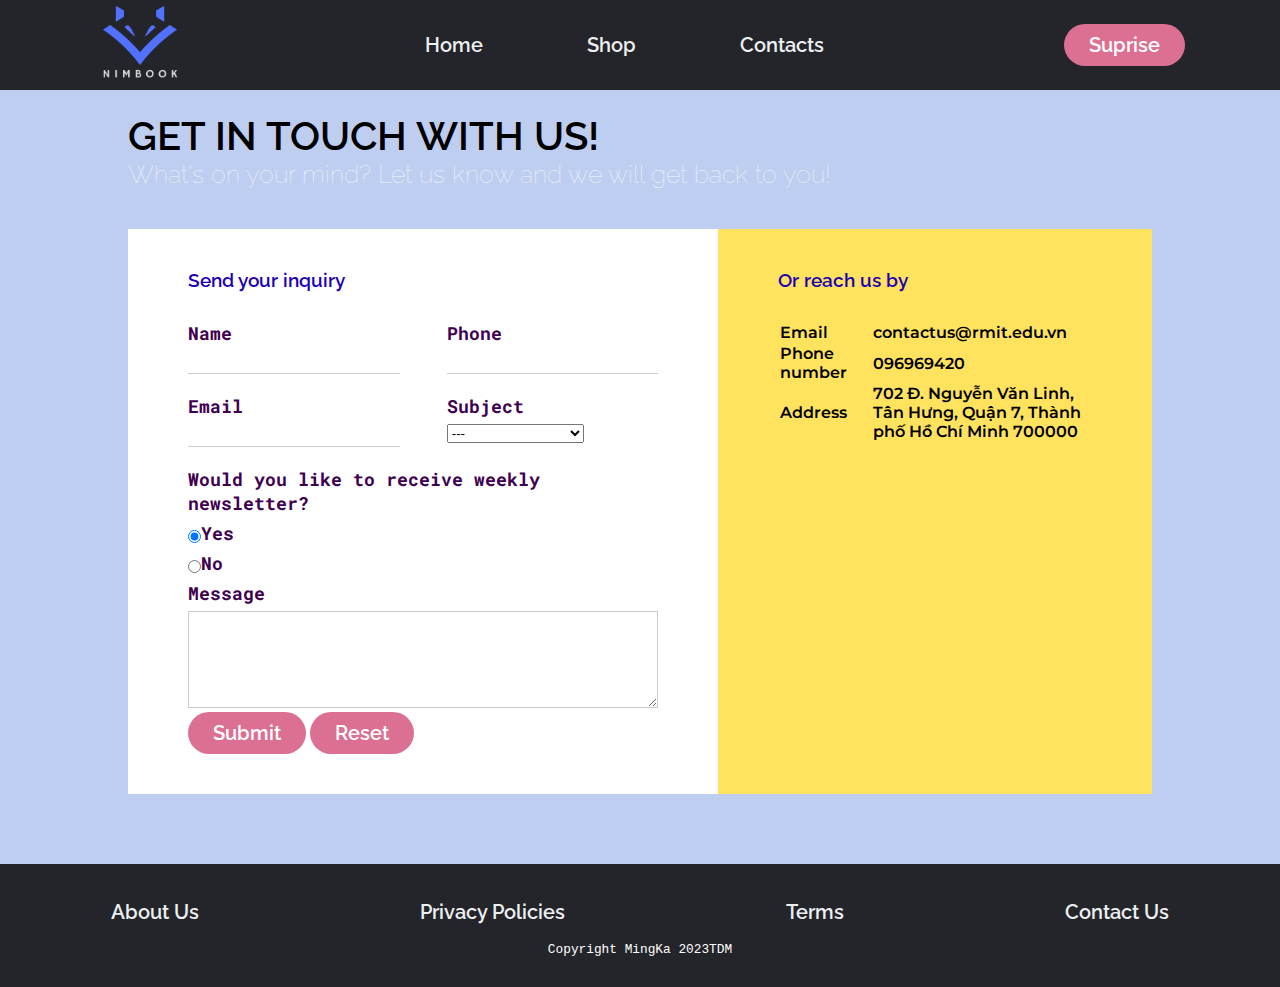
<file: contacts.html>
<!-- 
RMIT University Vietnam
Course: COSC2430 Web Programming
Semester: 2023A
Assessment: Assignment 1
Author: Dang Kim Quang Minh
ID: s3938024
Acknowledgement:  
- Contact page: 
    https://www.youtube.com/watch?v=orBQesFBkXg&t=627s
-->

<!DOCTYPE html>
<html lang="en">
<head>
    <meta charset="UTF-8">
    <meta http-equiv="X-UA-Compatible" content="IE=edge">
    <meta name="viewport" content="width=device-width, initial-scale=1.0">
    <link rel="stylesheet" href="styles-imgs/centralstyle.css">
    <link rel="stylesheet" href="styles-imgs/contactspgstyle.css">
    <link rel="stylesheet" href="styles-imgs/responsive.css">
    <link rel="stylesheet" href="https://cdnjs.cloudflare.com/ajax/libs/font-awesome/6.4.0/css/all.min.css" integrity="sha512-iecdLmaskl7CVkqkXNQ/ZH/XLlvWZOJyj7Yy7tcenmpD1ypASozpmT/E0iPtmFIB46ZmdtAc9eNBvH0H/ZpiBw==" crossorigin="anonymous" referrerpolicy="no-referrer" />
    <title>Contact page</title>
</head>
<body>
    <header id="desktop-header">
        <a href="index.html"><img class="logo" src="styles-imgs/imgs/Logo/Book Store.png" alt="store-logo-ing"></a>
        <div class="hamburger-icon" media="(max-width: 960px)"  onclick="menuOn()">
            <i class="fa-solid fa-bars hamburger"></i>
        </div>
        <nav>
            <ul class="menu-items">
                <li><a href="index.html">Home</a></li>            
                <li><a href="index.html">Shop</a></li>
                <li><a href="contacts.html">Contacts</a> </li>
            </ul>
        </nav>
        <button>Suprise</button>
    </header>

    <div id="dropdown-overlay">
        <div class="cancel-dropdown" media="(max-width: 960px)" onclick="menuOff()">
            <i class="fa-solid fa-xmark cancel"></i>
        </div>
        <div id="dropdown-list">
            <div class="dropdown-item"><a href="index.html">Home</a></div>
            <div class="dropdown-item"><a href="index.html">Shop</a></div>
            <div class="dropdown-item"><a href="contacts.html">Contacts</a></div>
        </div>
    </div>

    <main id="desktop-main">
        <div class="form-container">
            <h2>Get in touch with us!</h2>
            <p>What's on your mind? Let us know and we will get back to you!</p>
            
            <!-- Contact box contain the form and contact infomation -->
            <div class="contact-box">
                <div class="contact-left">
                    <h3>Send your inquiry</h3>
                    <form action="get">
                        <div class="input-row">
                            <div class="input-column">
                                <label for="input-name">Name</label>
                                <input type="text" name="Name" id="input-name">
                            </div>
                            <div class="input-column">
                                <label for="input-phone">Phone</label>
                                <input type="text" name="Phone" id="input-phone">
                            </div>
                        </div>
    
                        <div class="input-row">
                            <div class="input-column">
                                <label for="input-email">Email</label>
                                <input type="text" name="Email" id="input-email">
                            </div>
                            <div class="input-column">
                                <label for="subject">Subject</label>
                                <select name="contact-purpose" id="purpose-option">
                                    <option value="1">---</option>
                                    <option value="2">I want to sell books</option>
                                    <option value="3">I want to buy books</option>
                                </select>
                            </div>
                        </div>
    
                        <div class="newsletter-radio">
                            <label for="">Would you like to receive weekly newsletter?</label>
                            <div class="options">
                                <input type="radio" id="Yes" name="weekly-news" value="Yes" checked>
                                <label for="Yes">Yes</label>
                            </div>
                            <div class="options">
                                <input type="radio" id="No" name="weekly-news" value="No">
                                <label for="No">No</label>
                            </div>
                        </div>
    
                        <label for="">Message</label>
                        <textarea name="more-info" id="info" rows="5"></textarea>
                        <button type="submit">Submit</button>
                        <button type="reset">Reset</button>
                    </form>
                </div>
                <div class="contact-right">
                    <h3>Or reach us by</h3>
                    <table>
                        <tr>
                            <td>Email</td>
                            <td>contactus@rmit.edu.vn</td>
                        </tr>
                        <tr>
                            <td>Phone number</td>
                            <td>096969420</td>
                        </tr>
                        <tr>
                            <td>Address</td>
                            <td>702 Đ. Nguyễn Văn Linh, Tân Hưng, Quận 7, Thành phố Hồ Chí Minh 700000</td>
                        </tr>
                    </table>
                </div>
            </div>
        </div>
        <div class="footer-container">
            <div class="footer-content">
                <div class="footer-element">
                    <a href="#">About Us</a>
                </div>    
                <div class="footer-element">
                    <a href="#">Privacy Policies</a>
                </div>    
                <div class="footer-element">
                    <a href="#">Terms</a>
                </div>    
                <div class="footer-element">
                    <a href="contacts.html">Contact Us</a>
                </div>    
            </div>
    
            <div class="copyright-container">
                <h3 id="copyright">Copyright MingKa 2023TDM</h3>
            </div>
        </div>
    </main>
</body>
<script src="navbar.js"></script>
</html>
</file>
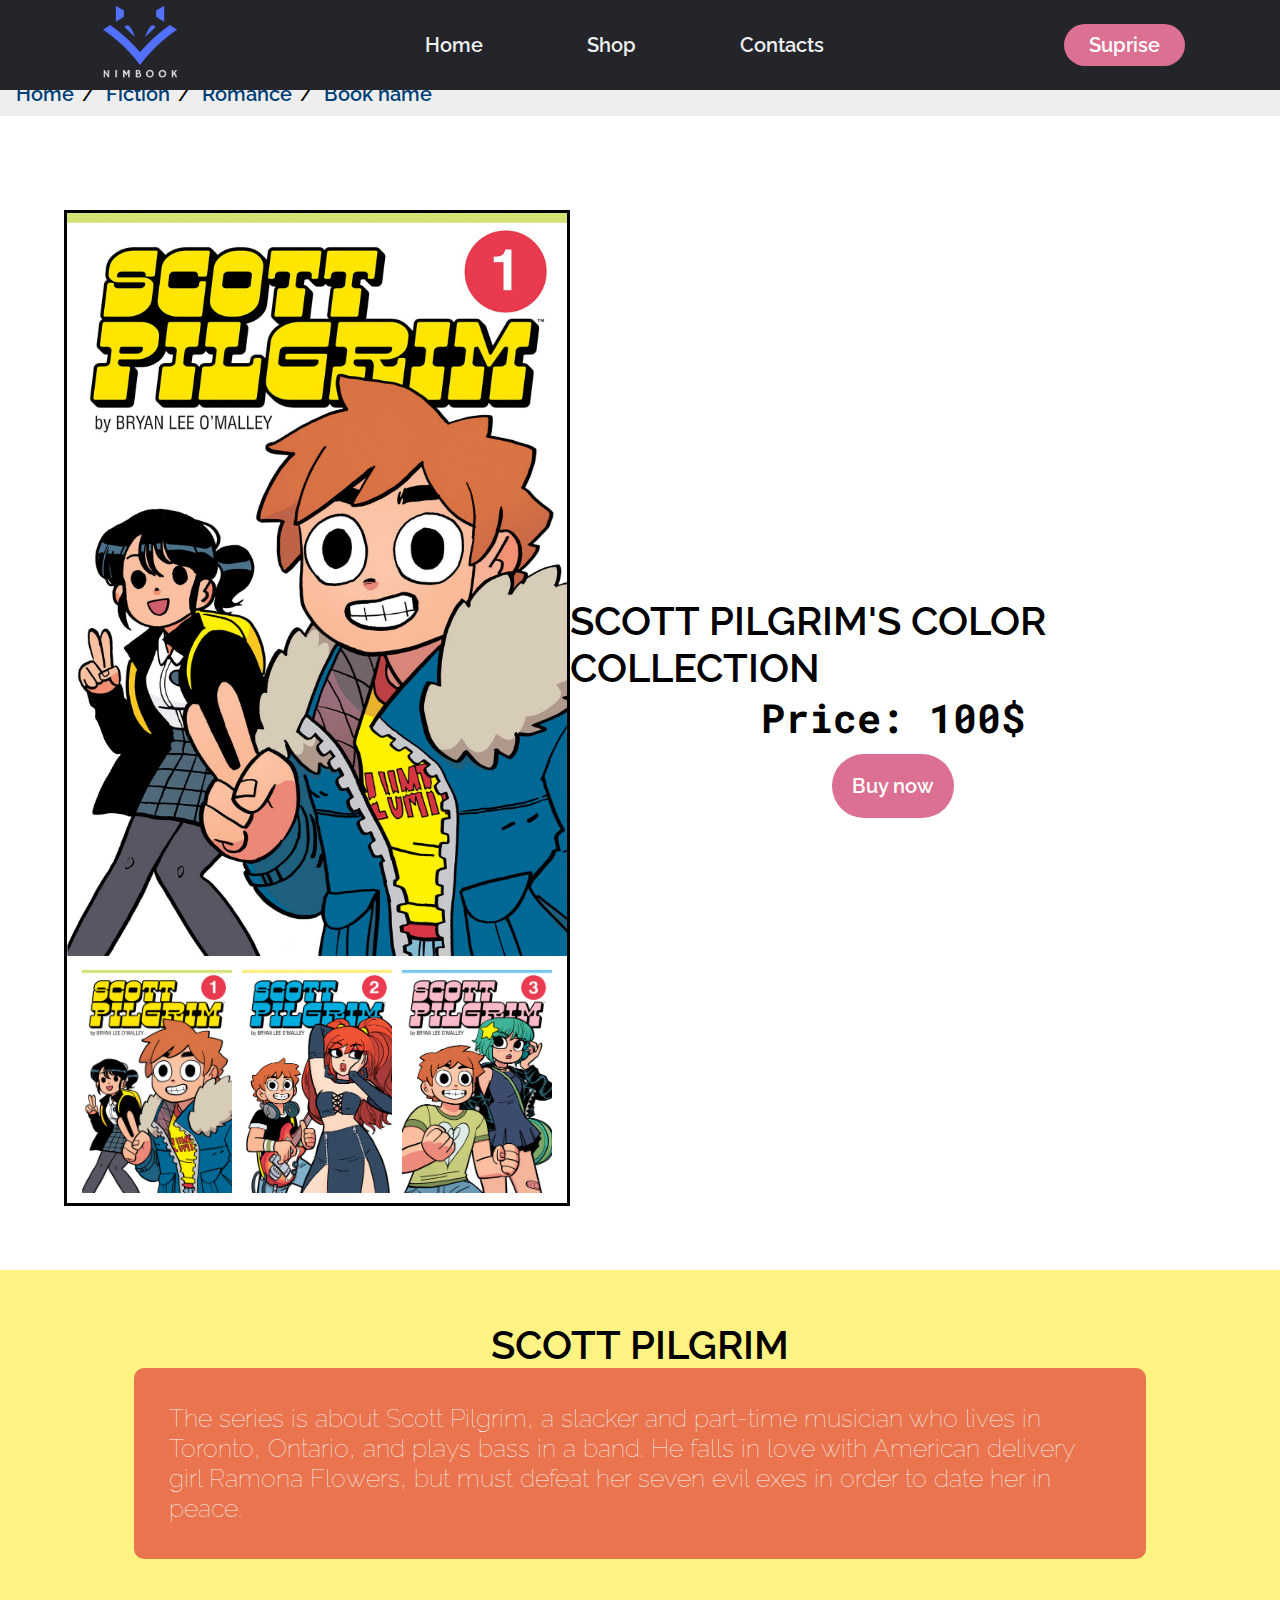
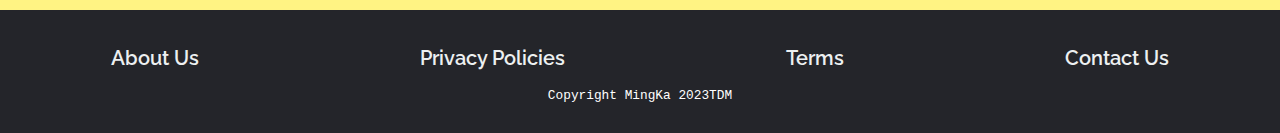
<file: details.html>
<!-- 
RMIT University Vietnam
Course: COSC2430 Web Programming
Semester: 2023A
Assessment: Assignment 1
Author: Dang Kim Quang Minh
ID: s3938024
Acknowledgement:
-->

<!DOCTYPE html>
<html lang="en">
<head>
    <meta charset="UTF-8">
    <meta http-equiv="X-UA-Compatible" content="IE=edge">
    <meta name="viewport" content="width=device-width, initial-scale=1.0">
    <link rel="stylesheet" href="styles-imgs/centralstyle.css">
    <link rel="stylesheet" href="styles-imgs/detailspgstyle.css">
    <link rel="stylesheet" href="styles-imgs/responsive.css">
    <link rel="stylesheet" href="https://cdnjs.cloudflare.com/ajax/libs/font-awesome/6.4.0/css/all.min.css" integrity="sha512-iecdLmaskl7CVkqkXNQ/ZH/XLlvWZOJyj7Yy7tcenmpD1ypASozpmT/E0iPtmFIB46ZmdtAc9eNBvH0H/ZpiBw==" crossorigin="anonymous" referrerpolicy="no-referrer" />
    <title>Book detail page</title>
</head>
<body>
    <header id="desktop-header">
        <a href="index.html"><img class="logo" src="styles-imgs/imgs/Logo/Book Store.png" alt="store-logo-ing"></a>
        <div class="hamburger-icon" media="(max-width: 960px)"  onclick="menuOn()">
            <i class="fa-solid fa-bars hamburger"></i>
        </div>
        <nav>
            <ul class="menu-items">
                <li><a href="index.html">Home</a></li>            
                <li><a href="#">Shop</a></li>
                <li><a href="contacts.html">Contacts</a> </li>
            </ul>
        </nav>
        <button>Suprise</button>
    </header>

    <div id="dropdown-overlay">
        <div class="cancel-dropdown" media="(max-width: 960px)" onclick="menuOff()">
            <i class="fa-solid fa-xmark cancel"></i>
        </div>
        <div class="dropdown-list">
            <div class="dropdown-item"><a href="index.html">Home</a></div>
            <div class="dropdown-item"><a href="index.html">Shop</a></div>
            <div class="dropdown-item"><a href="contacts.html">Contacts</a></div>
        </div>
    </div>

    <main id="desktop-main">
        <div class="product-container">
            <h3>
                <ul class="breadcrumb">
                    <li><a href="index.html">Home</a></li>
                    <li><a href="fiction.html">Fiction</a></li>
                    <li><a href="#Romance">Romance</a></li>
                    <li><a href="details.html">Book name</a></li>
                </ul>
            </h3>
    
            <div class="content-container">
                <div class="img-column">
                    <div>
                        <img id="default-img" src="styles-imgs/imgs/Book-covers/Fiction/Comic-1.jpg" alt="ScottPilgrim vol.1">
                    </div>
                    <div class="radio-btns" role="radiogroup">
                        <div class="radio-btns__btn" role="radio" aria-checked="false" tabindex="-1" aria-label="Select image one" onclick="imgSpotlight1()">
                          <img id="img1" src="styles-imgs/imgs/Book-covers/Fiction/Comic-1.jpg" alt="ScottPilgrim vol.1">
                        </div>
                      
                        <div class="radio-btns__btn" role="radio" aria-checked="false" tabindex="-1" aria-label="Select image two" onclick="imgSpotlight2()">
                          <img id="img2" src="styles-imgs/imgs/Book-covers/Fiction/Comic-2.jpg" alt="ScottPilgrim vol.2" >
                        </div>
                      
                        <div class="radio-btns__btn" role="radio" aria-checked="false" tabindex="-1" aria-label="Select image three" onclick="imgSpotlight3()">
                          <img id="img3" src="styles-imgs/imgs/Book-covers/Fiction/Comic-3.jpg" alt="ScottPilgrim vol.3">
                        </div>
                      </div>
                </div>
                <div class="content-column">
                    <div class="book-name">
                        <h2>Scott Pilgrim's color collection</h2>
                    </div>
                    <h4>Price: 100$</h4>
                    <button>Buy now</button>
                </div>
            </div>
        </div>

        <div class="product-description-container">
            <h2>Scott Pilgrim</h2>
            <div class="description-content">
                <p>The series is about Scott Pilgrim, a slacker and part-time musician who lives in Toronto, Ontario, and plays bass ‍in a band. He falls in love with American delivery girl Ramona Flowers, but must defeat her seven evil exes in order to date her in peace.</p>
            </div>
        </div>



    <div class="footer-container">
        <div class="footer-content">
            <a href="#">About Us</a>


            <a href="#">Privacy Policies</a>


            <a href="#">Terms</a>


            <a href="contacts.html">Contact Us</a>
        </div>

        <div class="copyright-container">
            <h3 id="copyright">Copyright MingKa 2023TDM</h3>
        </div>
    </div>
</main>
</body>
<script src="navbar.js"></script>
<script src="image-gallery.js"></script>
</html>
</file>
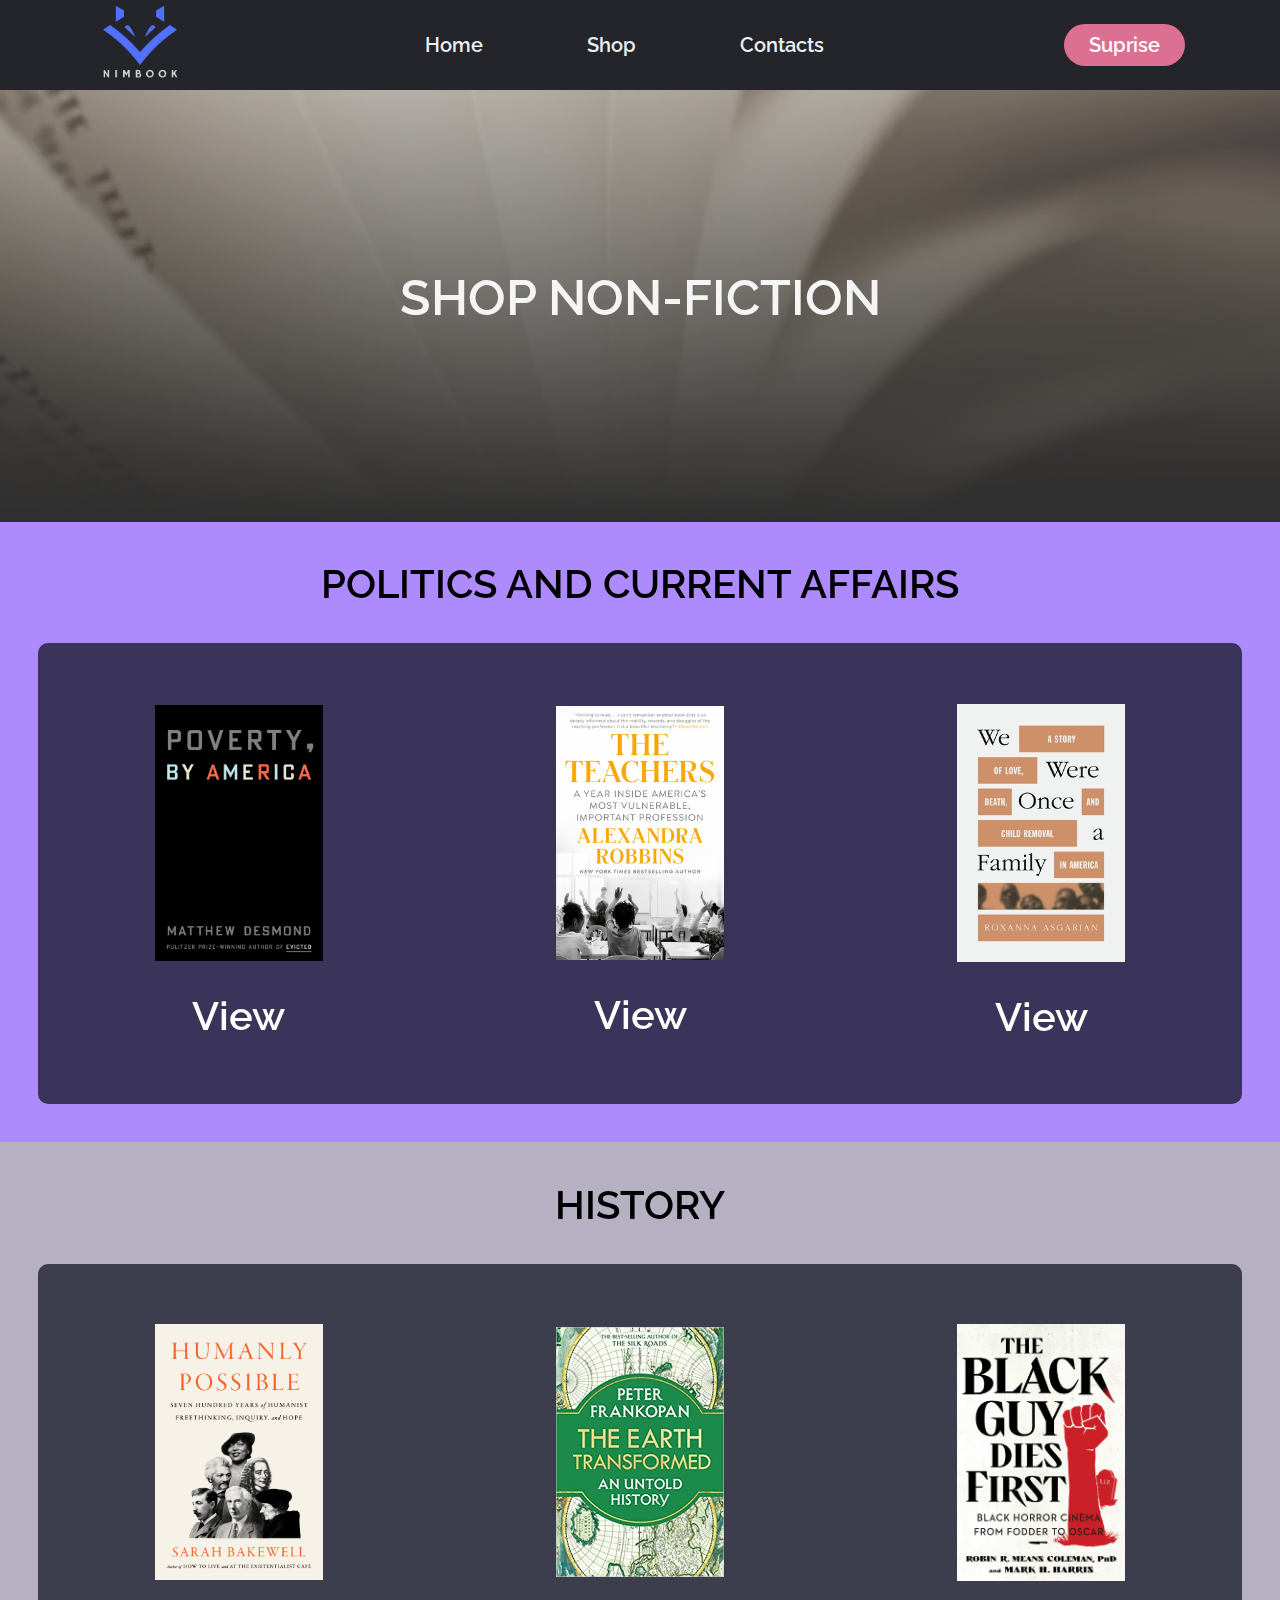
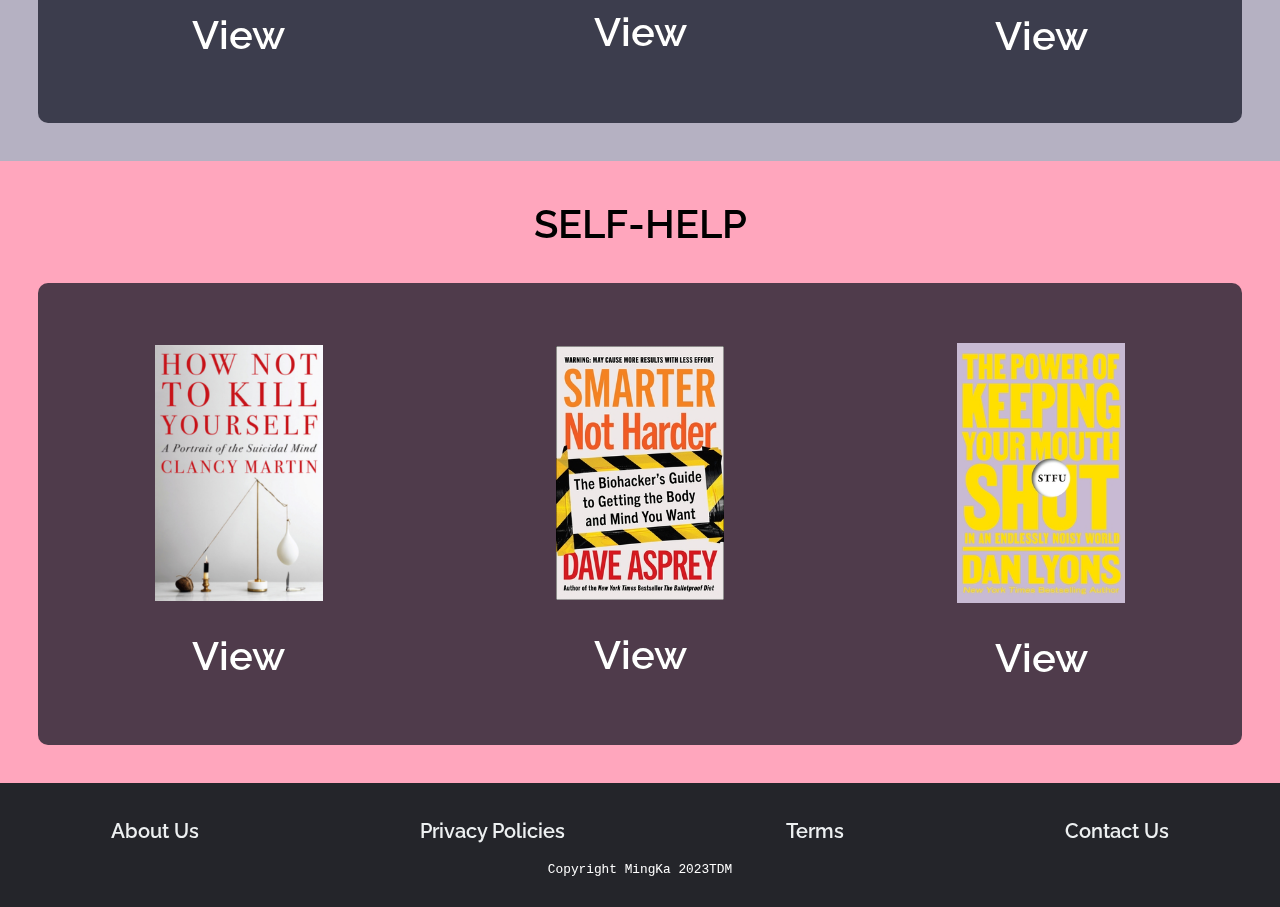
<file: nonfiction.html>
<!-- 
RMIT University Vietnam
Course: COSC2430 Web Programming
Semester: 2023A
Assessment: Assignment 1
Author: Dang Kim Quang Minh
ID: s3938024
Acknowledgement:  
-->

<!DOCTYPE html>
<html lang="en">
<head>
    <meta charset="UTF-8">
    <meta http-equiv="X-UA-Compatible" content="IE=edge">
    <meta name="viewport" content="width=device-width, initial-scale=1.0">
    <link rel="stylesheet" href="styles-imgs/centralstyle.css">
    <link rel="stylesheet" href="styles-imgs/categories.css">
    <link rel="stylesheet" href="styles-imgs/responsive.css">
    <link rel="stylesheet" href="https://cdnjs.cloudflare.com/ajax/libs/font-awesome/6.4.0/css/all.min.css" integrity="sha512-iecdLmaskl7CVkqkXNQ/ZH/XLlvWZOJyj7Yy7tcenmpD1ypASozpmT/E0iPtmFIB46ZmdtAc9eNBvH0H/ZpiBw==" crossorigin="anonymous" referrerpolicy="no-referrer" />
    <title>Document</title>
</head>
<body>

    <!-- Header div for desktop -->
    <header id="desktop-header">
        <a href="index.html"><img class="logo" src="styles-imgs/imgs/Logo/Book Store.png" alt="store-logo-ing"></a>
        <div class="hamburger-icon" media="(max-width: 960px)"  onclick="menuOn()">
            <i class="fa-solid fa-bars hamburger"></i>
        </div>
        
        <!-- Nav menu -->
        <nav>
            <ul class="menu-items">
                <li><a href="index.html">Home</a></li>            
                <li><a href="index.html">Shop</a></li>
                <li><a href="contacts.html">Contacts</a> </li>
            </ul>
        </nav>
        <button>Suprise</button>
    </header>

    <!-- Drop down version of nav bar for mobile -->
    <div id="dropdown-overlay">
        <div class="cancel-dropdown" media="(max-width: 960px)" onclick="menuOff()">
            <i class="fa-solid fa-xmark cancel"></i>
        </div>
        <div class="dropdown-list">
            <div class="dropdown-item"><a href="index.html">Home</a></div>
            <div class="dropdown-item"><a href="index.html">Shop</a></div>
            <div class="dropdown-item"><a href="contacts.html">Contacts</a></div>
        </div>
    </div>

    <!-- Desktop version of main -->
    <main id="desktop-main">
        <div class="banner-container">
            <video autoplay muted loop src="styles-imgs/imgs/Videos/Banner-video-3.mp4" id="banner-vid"></video>
            <div class="banner-content">
                <div class="banner-text">
                    <h1>Shop Non-fiction</h1>
                </div>
            </div>
        </div>
    
                <!-- Books display sections -->
        <div class="display-container-4">
            <div class="header-categories">
                <h2>Politics and Current Affairs</h2>
            </div>
            <div class="books-container">
                <div class="books">
                    <a href="details.html" class="book-cover"><img src="styles-imgs/imgs/Book-covers/Nonfiction/Affairs-1.jpg" alt="America Poverty" width="60%"></a>
                    <a href="details.html" class="books-name">View</a>
                </div>
                <div class="books">
                    <a href="details.html" class="book-cover"><img src="styles-imgs/imgs/Book-covers/Nonfiction/Affairs-2.jpg" alt="The Teachers" width="60%"></a>
                    <a href="details.html" class="books-name">View</a>
                </div>
                <div class="books">
                    <a href="details.html" class="book-cover"><img src="styles-imgs/imgs/Book-covers/Nonfiction/Affairs-3.jpg" alt="We were once a family" width="60%"></a>
                    <a href="details.html" class="books-name">View</a>
                </div>
            </div>
        </div>
    
        <div class="display-container-5">
            <div class="header-categories">
                <h2>History</h2>
            </div>
            <div class="books-container">
                <div class="books">
                    <a href="details.html" class="book-cover"><img src="styles-imgs/imgs/Book-covers/Nonfiction/History-1.jpg" alt="Humanly Possible" width="60%"></a>
                    <a href="details.html" class="books-name">View</a>
                </div>
                <div class="books">
                    <a href="details.html" class="book-cover"><img src="styles-imgs/imgs/Book-covers/Nonfiction/History-2.jpg" alt="The Earth Transformed" width="60%"></a>
                    <a href="details.html" class="books-name">View</a>
                </div>
                <div class="books">
                    <a href="details.html" class="book-cover"><img src="styles-imgs/imgs/Book-covers/Nonfiction/History-3.jpg" alt="The Black Guy Dies First" width="60%"></a>
                    <a href="details.html" class="books-name">View</a>
                </div>
            </div>
        </div>

        <div class="display-container-6">
            <div class="header-categories">
                <h2>Self-help</h2>
            </div>
            <div class="books-container">
                <div class="books">
                    <a href="details.html" class="book-cover"><img src="styles-imgs/imgs/Book-covers/Nonfiction/Society-2.jpg" alt="How to not kill yourself" width="60%"></a>
                    <a href="details.html" class="books-name">View</a>
                </div>
                <div class="books">
                    <a href="details.html" class="book-cover"><img src="styles-imgs/imgs/Book-covers/Nonfiction/Society-1.jpg" alt="Smarter not harder" width="60%"></a>
                    <a href="details.html" class="books-name">View</a>
                </div>
                <div class="books">
                    <a href="details.html" class="book-cover"><img src="styles-imgs/imgs/Book-covers/Nonfiction/Society-3.jpg" alt="The power of STFU" width="60%"></a>
                    <a href="details.html" class="books-name">View</a>
                </div>
            </div>
        </div>

        <!-- Footer -->
        <div class="footer-container">
            <div class="footer-content">
                <div class="footer-element">
                    <a href="#">About Us</a>
                </div>    
                <div class="footer-element">
                    <a href="#">Privacy Policies</a>
                </div>    
                <div class="footer-element">
                    <a href="#">Terms</a>
                </div>    
                <div class="footer-element">
                    <a href="contacts.html">Contact Us</a>
                </div>    
            </div>
    
            <div class="copyright-container">
                <h3 id="copyright">Copyright MingKa 2023TDM</h3>
            </div>
        </div>
    </main>
    
</body>
<script src="navbar.js"></script>
</html>
</file>
<file: styles-imgs/centralstyle.css>
/* 
  RMIT University Vietnam
  Course: COSC2430 Web Programming
  Semester: 2023A
  Assessment: Assignment 1
  Author: Dang Kim Quang Minh
  ID: s3938024
  Acknowledgement: 
  - Nav bar: 
    https://www.youtube.com/watch?v=PwWHL3RyQgk
    https://www.youtube.com/watch?v=oLgtucwjVII&t=2s
    https://www.youtube.com/watch?v=GdrbE-s5DgQ&t=137s
  - Design inspirations: 
    https://www.youtube.com/watch?v=6XmDdIRmg84&t=1545s
    https://www.youtube.com/watch?v=1Df_VJ4aL9o&t=2618s
    https://www.youtube.com/watch?v=yQimoqo0-7g&t=3056s
    https://www.youtube.com/watch?v=ZI41tLLxNak&t=1159s
  */
@import url('https://fonts.googleapis.com/css2?family=Raleway:wght@300&display=swap');
@import url('https://fonts.googleapis.com/css2?family=Roboto+Mono:wght@100&display=swap');
@import url('https://fonts.googleapis.com/css2?family=Montserrat:wght@100&display=swap');

/* Define all elements */
* {
    padding: 0px;
    margin: 0px;
}

/* leave space for header */
main  {
    position: relative;
}

/* Define list items and anchor tags and button fonts */
li, a, button {
    font-family: 'Raleway', sans-serif;
    color: #edf0f1;
    font-weight: 600;
    text-decoration: none;
    font-size: 20px;
}

p {
    font-family: 'Raleway';
    color: whitesmoke;
    font-weight: 100;
    font-size: 25px;
}

h1 {
    font-family: 'Raleway', sans-serif;
    color: whitesmoke;
    font-weight: 600;
    text-transform: uppercase;
    font-size: 50px;
}

h2 {
    font-family: 'Raleway', sans-serif;
    color: black;
    font-weight: 600;
    text-transform: uppercase;
    font-size: 40px;
}

h3 {
    font-family: 'Raleway', sans-serif;
    color: #1c00b5;
    font-weight: 600;
    margin-bottom: 30px;
}

h4 {
    font-family: 'Roboto Mono';
    font-size: 20px;
}

tr {
    font-family: 'Montserrat';
    font-weight: 600;
}

span {
    font-family: 'Raleway';
    color: whitesmoke;
    font-weight: 400;
    font-size: 20px;
}

/* Header format and background */
header {
    top: 0;
    width: 100%;
    position: fixed;
    display: flex;
    align-items: center;
    justify-content: space-around;
    background-color: #24252a;
    height: 10%;
    z-index: 1;
}

.logo {
    width: 90px;
    cursor: pointer;
    background-color: auto;
}

.menu-items {
    list-style: none;
}

.menu-items li {
    display: inline-block;
}

.menu-items li a{
    transition: all 0.3s ease 0s;
    padding: 0px 50px;
}

.menu-items li a:hover {
    color: aquamarine;
}

button {
    padding: 9px 25px;
    color: white;
    background-color: palevioletred;
    border: none;
    border-radius: 50px;
    cursor: pointer;
    transition: 0.3s ease 0s;
}

.footer-container {
    display: flex;
    flex-direction: column;
    justify-content: center;
    align-items: center;
    background-color: #24252a;   
}

.footer-content {
    margin-top: 4vh;
    width: 100%;
    display: flex;
    flex-direction: row;
    justify-content: space-around;
    align-items: center;
    background-color: #24252a;
}

.copyright-container {
    display: flex;
    justify-content: center;
    background-color: #24252a;
}

#copyright {
    color: white;
    font-weight: 100;
    font-size: 1vw;
    font-family: 'Courier New', Courier, monospace;
    cursor: default;
    padding-top: 10%;
}
</file>
<file: styles-imgs/contactspgstyle.css>
/* 
  RMIT University Vietnam
  Course: COSC2430 Web Programming
  Semester: 2023A
  Assessment: Assignment 1
  Author: Dang Kim Quang Minh
  ID: s3938024
  Acknowledgement: 
  - Contact page: https://www.youtube.com/watch?v=orBQesFBkXg&t=627s
  */

body {
    background: #becef1;
}

/* Form headline */
label {
    font-family: 'Roboto Mono';
    font-weight: 1000;
    font-size: 18px;
    margin-bottom: 6px;
    display: block;
    color: rgb(64, 0, 80);
}

.form-container {
    width: 80%;
    margin: 40px auto 70px;
}

.contact-box {
    background: #fff;
    display: flex;
}

.contact-left {
    flex-basis: 60%;
    padding: 40px 60px;
}

.contact-right {
    flex-basis: 40%;
    padding: 40px 60px;
    background-color: rgb(255, 226, 94);
}

.form-container p{
    margin-bottom: 40px;
}

.input-row {
    display: flex;
    justify-content: space-between;
    margin-bottom: 20px;
}

.newsletter-radio {
    display: flex;
    flex-direction: column;
    align-items: flex-start;
}

.options {
    display: flex;
    align-items: center;

}

.input-row .input-column {
    flex-basis: 45%;
}

input {
    width: 100%;
    border: none;
    border-bottom: 1px solid #ccc;
    outline: none;
    padding-bottom: 5px;
}

textarea {
    width: 100%;
    border: 1px solid #ccc;
    outline: none;
    padding: 10px;
    box-sizing: border-box;
}

tr td:first-child {
    padding-right: 20px;
}
</file>
<file: styles-imgs/responsive.css>
/* 
  RMIT University Vietnam
  Course: COSC2430 Web Programming
  Semester: 2023A
  Assessment: Assignment 1
  Author: Dang Kim Quang Minh
  ID: s3938024
  Acknowledgement: 
  */

/* All pages */
@media only screen and (max-width: 960px){
    main{
        top: 10vh;
    }
}

/* Home page*/
@media only screen and (max-width: 960px) {
    nav{
        display: none;    }
    header button{
        display: none;
    }
    header{
        width: 100%;
        justify-content: space-around;
        flex-wrap: row;
    }
    .hamburger{
        font-size: 3vh;
        color: white;
    }

    .cancel{
        font-size: 3vh;
        color: white;
    }
    
    #dropdown-overlay {
        position: absolute;
        height: 100%;
    }

    #dropdown-list {
        display: flex;
        flex-direction: column;
        align-items: center;
        justify-content: space-around;
        width: 100%;
        height: 10%;
    }

    .cancel-dropdown {
        position: absolute;
        left: 77%;
        top: 5%;
    }

    .hidden{
        display: none;
    }

    .appear{
        width: 100%;
        height: 70vh;
        background-color: #29292c;
        display: flex;
        flex-direction: column;
        justify-content: center;
        align-items: center;
        visibility: visible;
    }
}

/* Hamburger icon dont appear in desktop */
@media only screen and (min-width: 960px) {
    .hamburger-icon {
        display: none;
    }
}

/* Contacts page */
@media only screen and (max-width: 960px) {
    .contact-right{
        display: none;
    }

    .input-row {
        display: flex;
        flex-direction: column;
    }

    .contact-left{
        display: flex;
    }
}

/* Details page */
@media only screen and (max-width: 960px) {
    .contact-left {
        display: flex;
        flex-direction: column;
    }

    .content-container{
        display: flex;
        flex-direction: column;
    }
}
</file>
<file: styles-imgs/detailspgstyle.css>
/* 
  RMIT University Vietnam
  Course: COSC2430 Web Programming
  Semester: 2023A
  Assessment: Assignment 1
  Author: Dang Kim Quang Minh
  ID: s3938024
  Acknowledgement: 
  - Image gallery hover effect: https://codepen.io/codyhouse/pen/KKdrmXj
  */

* {
    padding: 0px;
    margin: 0px;
}

  /* Breadcrumbs navigation list */
ul.breadcrumb {
  padding: 10px 16px;
  list-style: none;
  background-color: #eee;
  display: flex;
  align-items: center;
}
  
  /* Display list items side by side */
ul.breadcrumb li {
  display: inline;
  font-size: 18px;
}
  
  /* Add a slash symbol (/) before/behind each list item */
ul.breadcrumb li+li:before {
  padding: 8px;
  color: black;
  content: "/\00a0";
}
  
  /* Add a color to all links inside the list */
ul.breadcrumb li a {
  color: #003f75;
  text-decoration: none;
}
  
  /* Add a color on mouse-over */
ul.breadcrumb li a:hover {
  color: #404ba8;
  text-decoration: underline;
}


  /* Big container for elements */
.content-container {
  background-color: rgb(255, 255, 255);
  padding: 5%;
  display: flex;
  justify-content: space-evenly;
  align-items: center;
}


  /* Display image for specific book */
.img-column  {
  width: 500px;
  display: flex;
  flex-direction: column;
  justify-content: center;
  border: black;
  border-style: solid;
}


  /* Book cover display */
.img-column img {
  object-fit: contain;
  width: 500px;

}

  /* Book cover gallery */
.radio-btns {
  display: grid;
  justify-content: center;
  gap: 10px;
  padding: 10px;
  grid-template-columns: repeat(3, 100px);
}

  /* Hover effect for images in gallery */
.radio-btns:hover .radio-btns__btn:not(:hover) {
  filter: grayscale(100%);
  opacity: 0.75;
}

.radio-btns:hover .radio-btns__btn:not(:hover)::after {
  background-color: rgba(#000, 0.5);
}

@media (min-width: 30rem) {
  .radio-btns {
    grid-template-columns: repeat(3, 150px);
  }
}

.radio-btns__btn {
  position: relative;
  cursor: pointer;
  transition: .3s;
}

.radio-btns__btn::after {
  content: '';
  position: absolute;
  top: 0;
  left: 0;
  width: 100%;
  height: 100%;
  background-color: rgba(#000, 0);
  transition: .3s;
}

.radio-btns__btn img {
  display: block;
  width: 100%;
  max-width: 100%;
}

  /* Container for elements next to displayed book 
  like Book name, Price and Add to cart button */
.content-column {
  display: flex;
  justify-content: right;
  flex-direction: column;
  align-items: center;
}

.content-column h2{
  font-size: 40px;
}

.content-column h4{
  font-size: 40px;
}

.content-column button{
  padding: 20px;
  margin-top: 10px;
}

  /* Product description container */
.product-description-container {
  display: flex;
  justify-content: center;
  align-items: center;
  flex-direction: column;
  background-color: rgba(255, 233, 33, 0.555);
  padding: 4%;
}

  /* Book name */
.product-description  h2{
  padding: 3%;
  margin-bottom: 2%;
}

  /* Book description */
.description-content {
  padding: 3%;
  width: 80%;
  display: flex;
  align-items: center;
  justify-content: center;
  background-color: #dd2f2fa6;
  border-radius: 10px;
}
</file>
<file: styles-imgs/categories.css>
/* 
  RMIT University Vietnam
  Course: COSC2430 Web Programming
  Semester: 2023A
  Assessment: Assignment 1
  Author: Dang Kim Quang Minh
  ID: s3938024
  Acknowledgement: 
  - Hover effect:
    https://www.youtube.com/watch?v=iwoIuyRHy88
    https://codepen.io/t_afif/pen/poawLeQ
  */

    /* Container for video banner */
.banner-container {
    position: relative;
    background-image: linear-gradient(to bottom, rgba(146, 146, 146, 0.5), rgb(46, 46, 46));
    background-size: cover;
    height: 50vh;
}

.banner-content {
    position: absolute;
    top: 50%;
    left: 50%;
    color: white;
    text-align: center;
    font-weight: 700;
    transform: translate(-50%, -50%);
    text-transform: uppercase;
}

#banner-vid {
    position: absolute;
    right: 0;
    bottom: 0;
    min-width: 100%;
    min-height: 100%;
    object-fit: cover;
    z-index: -1;
}

.display-container {
    padding: 3%;
    background-color: rgba(41, 95, 64, 0.644);
    color: white;
    display: flex;
    flex-direction: column;
    justify-content: space-evenly;
    align-items: center;
}

.display-container-2 {
    padding: 3%;
    background-color: #7c0000bb;
    color: white;
    display: flex;
    flex-direction: column;
    justify-content: space-evenly;
    align-items: center;
}

.display-container-3 {
    padding: 3%;
    background-color: rgba(122, 11, 108, 0.473);
    color: white;
    display: flex;
    flex-direction: column;
    justify-content: space-evenly;
    align-items: center;
}

.display-container-4 {
    padding: 3%;
    background-color: rgba(83, 11, 250, 0.473);
    color: white;
    display: flex;
    flex-direction: column;
    justify-content: space-evenly;
    align-items: center;
}

.display-container-5 {
    padding: 3%;
    background-color: rgba(100, 91, 126, 0.473);
    color: white;
    display: flex;
    flex-direction: column;
    justify-content: space-evenly;
    align-items: center;
}

.display-container-6 {
    padding: 3%;
    background-color: rgba(255, 68, 115, 0.473);
    color: white;
    display: flex;
    flex-direction: column;
    justify-content: space-evenly;
    align-items: center;
}

.header-categories {
    margin-bottom: 3%;
}

.books-container {
    display: flex;
    flex-direction: row;
    align-items: center;
    border-radius: 10px;
    background-color: #151827c0;
}

.books {
    display: flex;
    justify-content: space-around;
    flex-direction: column;
    align-items: center;
    padding: 5%;
    width: 80%;
}

.book-cover {
    display: flex;
    justify-content: center;
    object-fit: fill;
    width: 100%;
}

.book-cover:hover {
    size-adjust: 10%;
}

/* Reference: https://codepen.io/t_afif/pen/poawLeQ */
.books-name {
    --b: 0.1em;   /* the thickness of the line */
    --c: #607d8b; /* the color */
    
    margin-top: 3vh;
    font-size: 40px;
    margin-bottom: 0px;

    color: white;
    padding-block: var(--b);
    background: 
        linear-gradient(var(--c) 50%,#000 0) 0% calc(100% - var(--_p,0%))/100% 200%,
        linear-gradient(var(--c) 0 0) 0% var(--_p,0%)/var(--_p,0%) var(--b) no-repeat;
    -webkit-background-clip: text,padding-box;
        background-clip: text,padding-box;
    transition: .3s var(--_s,0s) linear,background-size .3s calc(.3s - var(--_s,0s));
}

.books-name:hover {
    --_p: 100%;
    --_s: .3s;
    color: #90a4ae;
}
</file>
